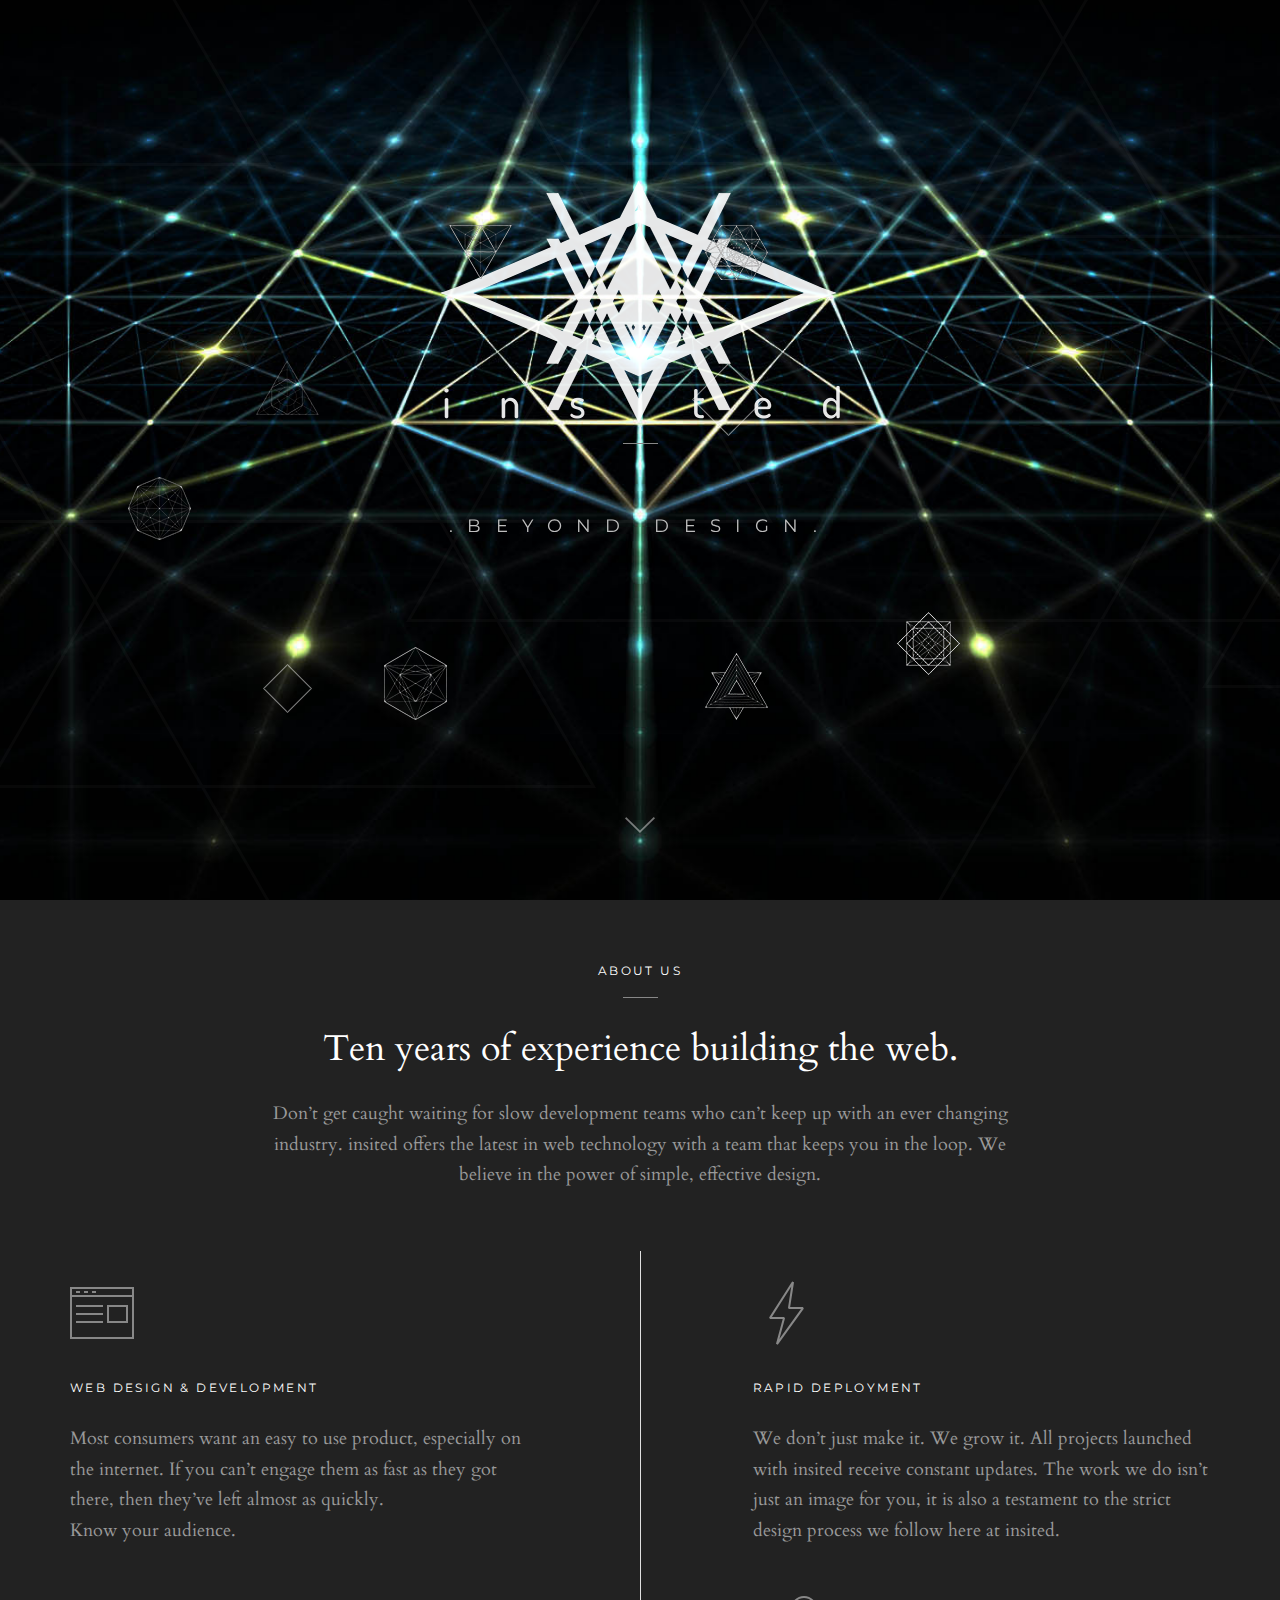
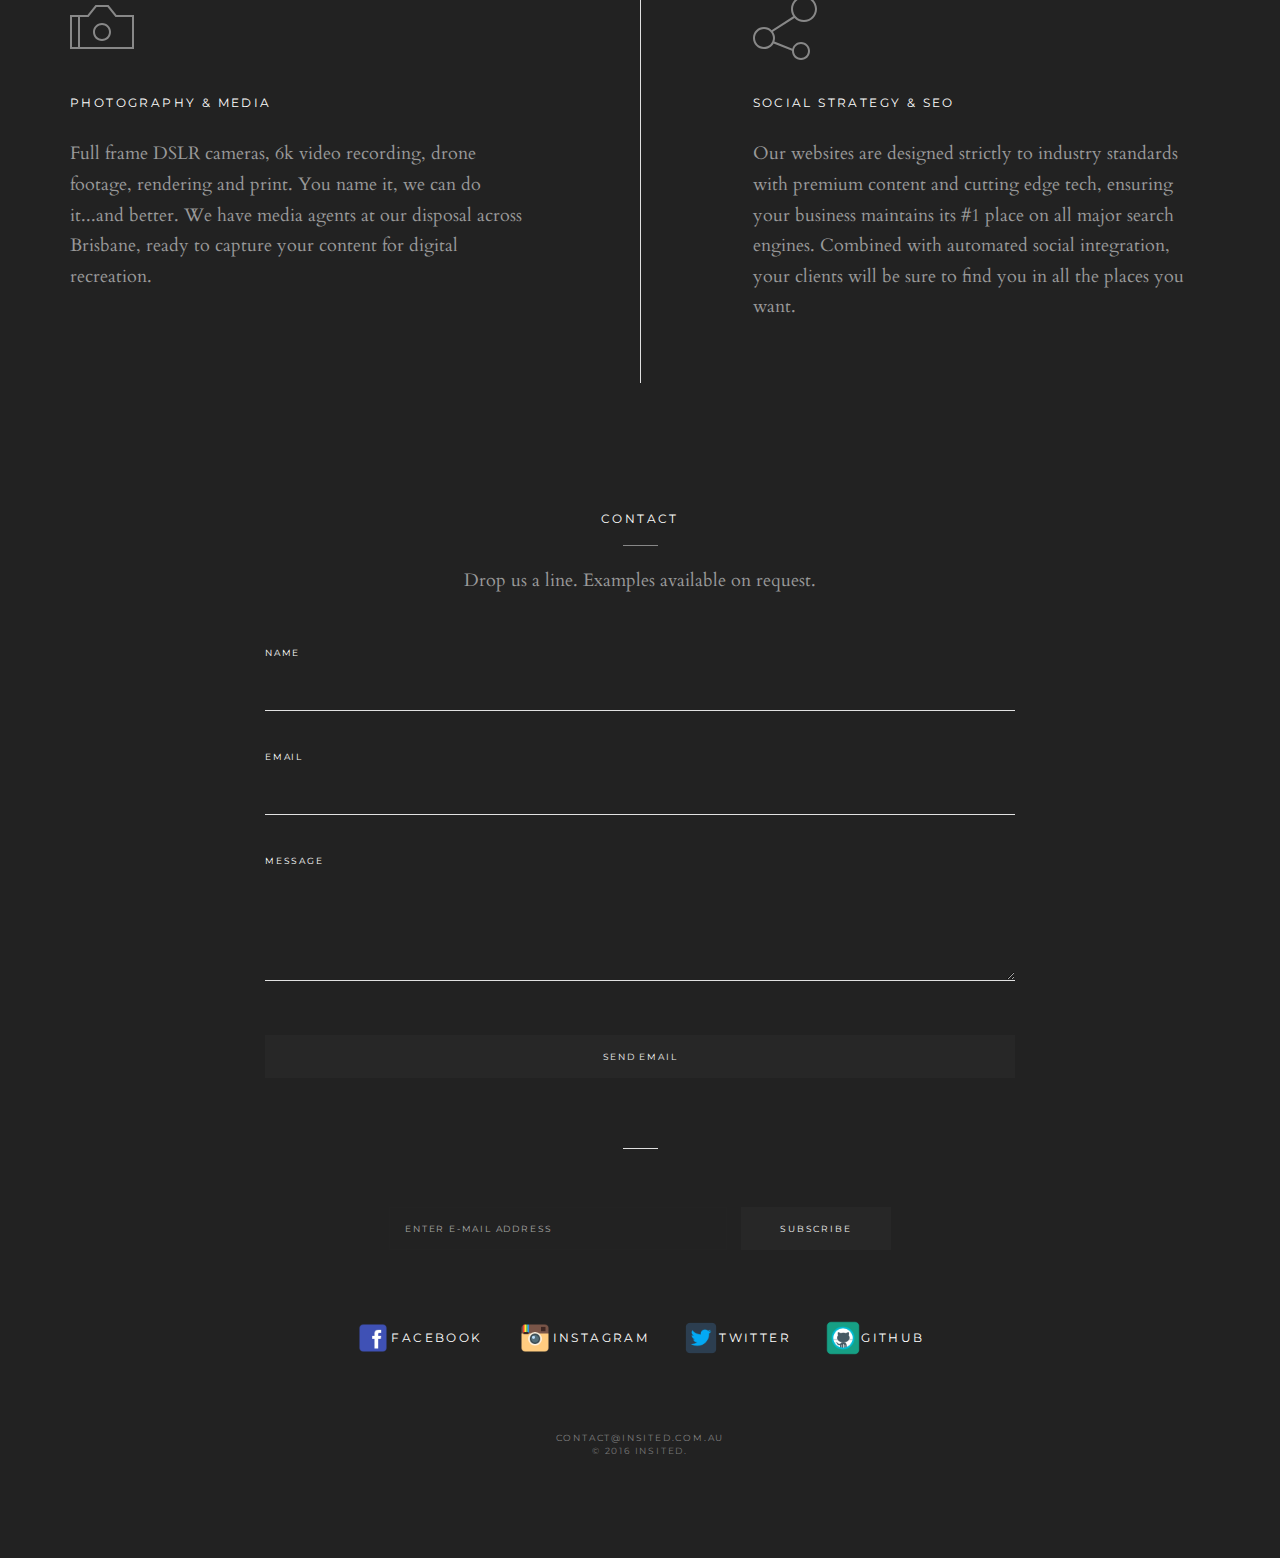
<file: index.html>
<!DOCTYPE html>
<!--[if IE 8 ]><html class="ie" xmlns="http://www.w3.org/1999/xhtml" xml:lang="en-US" lang="en-US"> <![endif]-->
<!--[if (gte IE 9)|!(IE)]><!--><html xmlns="http://www.w3.org/1999/xhtml" xml:lang="en-US" lang="en-US"><!--<![endif]-->
<head>
	<meta charset="utf-8">

	<title>insited.</title>

	<!-- Behavioral Meta Data -->
	<meta name="viewport" content="width=device-width, initial-scale=1, maximum-scale=1, user-scalable=no">

	<!-- Core Meta Data -->
	<meta name="author" content="insited">
	<meta name="description" content="hear.here">
	<meta name="keywords" content="template,coming soon,landing page,html5,css3,jquery">

	<!-- Favicon -->
	<link rel="shortcut icon" href="favicon.png" type="image/png">

	<!-- Apple Touch Icons -->
	<link rel="apple-touch-icon-precomposed" sizes="144x144" href="apple-touch-icon-144x144-precomposed.png">
	<link rel="apple-touch-icon-precomposed" sizes="114x114" href="apple-touch-icon-114x114-precomposed.png">
	<link rel="apple-touch-icon-precomposed" sizes="72x72" href="apple-touch-icon-72x72-precomposed.png">
	<link rel="apple-touch-icon-precomposed" sizes="57x57" href="apple-touch-icon-57x57-precomposed.png">

	<!--[if lt IE 9]>
		<script src="http://html5shim.googlecode.com/svn/trunk/html5.js"></script>
	<![endif]-->

	<!-- Fonts -->
	<link href='https://fonts.googleapis.com/css?family=Montserrat' rel='stylesheet' type='text/css'>
	<link href='https://fonts.googleapis.com/css?family=Cardo' rel='stylesheet' type='text/css'>

	<!-- Styles -->
	<link rel="stylesheet" type="text/css" href="css/loader.css"/>
	<link rel="stylesheet" type="text/css" href="css/framework.css"/>
	<link rel="stylesheet" type="text/css" href="css/style.css"/>

	<!-- Colors -->
	<link rel="stylesheet" type="text/css" href="css/colors/cyan.css" title="cyan" media="screen">
	<!-- <link rel="stylesheet" type="text/css" href="css/colors/red.css" title="red" media="screen"> -->
	<!-- <link rel="stylesheet" type="text/css" href="css/colors/green.css" title="green" media="screen"> -->
	<!-- <link rel="stylesheet" type="text/css" href="css/colors/pink.css" title="pink" media="screen"> -->
	<!-- <link rel="stylesheet" type="text/css" href="css/colors/yellow.css" title="yellow" media="screen"> -->

	<!--[if lt IE 9]>
		<link rel="stylesheet" type="text/css" href="css/ie.css" />
	<![endif]-->

	<!-- Javascript -->
	<script src="js/modernizr.js"></script>
	<script src="js/jquery.js"></script>
</head>
<body link=grey>
	<section id="hero" class="dark">
		<ul id="scene" class="scene"
			data-friction-x="0.1"
			data-friction-y="0.1"
			data-scalar-x="25"
			data-scalar-y="15"
			>
			<li class="layer" data-depth="0.00"></li>

			<!-- BG -->
			<li class="layer" data-depth="0.10" ><div class="background" data-0="transform: translate3d(0px, 0px, 0px);" data-top-bottom="transform: translate3d(0px, 300%, 0px);"></div></li>
			<li class="layer" data-depth="0.15"><div class="triangles"></div></li>
			
			<!-- Hero -->
			<li class="layer" data-depth="0.20"><div class="title" data-0="opacity: 1;" data-top-bottom="opacity: 0;"><img class="has-retina" src="images/logo-dark.png" alt="insited"><span class="line"></span></div></li>
			<li class="layer" data-depth="0.30">
				<div class="hero-content" data-0="opacity: 1;" data-top-bottom="opacity: 0;">
                    <h1><p class="sub-title"><br><br><br><br><br>.Beyond Design.</p></h1>
				</div>
			</li>

			<!-- Flakes -->
			<li class="layer" data-depth="0.40">
				<div class="depth-1 flake1" data-0="opacity: 1;" data-top-bottom="opacity: 0;"><img src="images/flakes-dark/depth1/flakes1.png" alt="flake"></div>
				<div class="depth-1 flake2" data-0="opacity: 1;" data-top-bottom="opacity: 0;"><img src="images/flakes-dark/depth1/flakes2.png" alt="flake"></div>
				<div class="depth-1 flake3" data-0="opacity: 1;" data-top-bottom="opacity: 0;"><img src="images/flakes-dark/depth1/flakes3.png" alt="flake"></div>
				<div class="depth-1 flake4" data-0="opacity: 1;" data-top-bottom="opacity: 0;"><img src="images/flakes-dark/depth1/flakes4.png" alt="flake"></div>
			</li>
			<li class="layer" data-depth="0.50">
				<div class="depth-2 flake1" data-0="opacity: 1;" data-top-bottom="opacity: 0;"><img src="images/flakes-dark/depth2/flakes1.png" alt="flake"></div>
			</li>
			<li class="layer" data-depth="0.60">
				<div class="depth-3 flake1" data-0="opacity: 1;" data-top-bottom="opacity: 0;"><img src="images/flakes-dark/depth3/flakes1.png" alt="flake"></div>
				<div class="depth-3 flake2" data-0="opacity: 1;" data-top-bottom="opacity: 0;"><img src="images/flakes-dark/depth3/flakes2.png" alt="flake"></div>
				<div class="depth-3 flake3" data-0="opacity: 1;" data-top-bottom="opacity: 0;"><img src="images/flakes-dark/depth3/flakes3.png" alt="flake"></div>
				<div class="depth-3 flake4" data-0="opacity: 1;" data-top-bottom="opacity: 0;"><img src="images/flakes-dark/depth3/flakes4.png" alt="flake"></div>
			</li>
			<li class="layer" data-depth="0.80"><div class="depth-4" data-0="opacity: 1;" data-top-bottom="opacity: 0;"><img src="images/flakes-dark/depth4/flakes.png" alt="flake"></div></li>
			<li class="layer" data-depth="1.00"><div class="depth-5" data-0="opacity: 1;" data-top-bottom="opacity: 0;"><img src="images/flakes-dark/depth5/flakes.png" alt="flake"></div></li>
		</ul>
		<a id="action" href="#intro"></a>
	</section>

	<section id="intro" class="container center padded">

		<!-- Intro -->
		<div class="row">
			<div class="col-xs-12 col-sm-10 col-sm-offset-1 col-md-8 col-md-offset-2">
				<h3>About Us</h3>
				<span class="line"></span>
				<h2>Ten years of experience building the web.</h2>
				<p>Don’t get caught waiting for slow development teams who can’t keep up with an ever changing industry. insited offers the latest in web technology with a team that keeps you in the loop. We believe in the power of simple, effective design.</p>
			</div>
		</div>

	</section>

	<section class="container padded-bottom center-mobile relative list">

		<!-- Blocks -->
		<div class="row">
			<div class="block col-xs-12 col-sm-5">
				<i class="icon icon-basic-webpage-img-txt"></i>
				<h3>Web design &amp; development</h3>
				<p>Most consumers want an easy to use product, especially on the internet. If you can’t engage them as fast as they got there, then they’ve left almost as quickly.<br>
                Know your audience.</p>
			</div>
			<div class="block col-xs-12 col-sm-5 col-sm-offset-2">
				<i class="icon icon-basic-bolt"></i>
				<h3>Rapid Deployment</h3>
				<p>We don’t just make it. We grow it. All projects launched with insited receive constant updates. The work we do isn’t just an image for you, it is also a testament to the strict design process we follow here at insited. </p>
			</div>
		</div>

		<span class="separator"></span>

		<!-- Blocks -->
		<div class="row">
			<div class="block col-xs-12 col-sm-5">
				<i class="icon icon-basic-photo"></i>
				<h3>Photography & Media</h3>
				<p>Full frame DSLR cameras, 6k video recording, drone footage, rendering and print. You name it, we can do it...and better. We have media agents at our disposal across Brisbane, ready to capture your content for digital recreation.</p>
			</div>
			<div class="col-xs-12 col-sm-5 col-sm-offset-2">	
				<i class="icon icon-basic-share"></i>
				<h3>Social Strategy & SEO</h3>
				<p>Our websites are designed strictly to industry standards with premium content and cutting edge tech, ensuring your business maintains its #1 place on all major search engines. Combined with automated social integration, your clients will be sure to find you in all the places you want. </p>
			</div>
		</div>
	</section>
	<section class="container padded center">

		<!-- Subscribe -->
		<div class="row">
			<div class="col-xs-12 col-sm-10 col-sm-offset-1 col-md-8 col-md-offset-2">
				<h3>contact</h3>
				<span class="line"></span>
				<p>Drop us a line. Examples available on request.</p>

				<form id="contact" name="contact" method="post" novalidate="novalidate">
				<fieldset>
					<label for="name">Name</label>
					<input type="text" name="name" id="name" />
					<label for="email">Email</label>
			        <input type="email" name="email" id="email" />
			        <label for="message">Message</label>
			        <textarea name="message" id="message"></textarea>
			        <input id="submit" type="submit" name="submit" value="Send Email">
				</fieldset>
			</form>

			<div id="success">
				<p>Your message was sent successfully! Someone will be in touch with you shortly.</p>
			</div>

			<div id="error">
				<p>Something went wrong, try refreshing and submitting the form again.</p>
			</div>
			</div>
		</div>

		<!-- Footer -->
		<div class="row padded">
			<div class="col-xs-12 col-sm-10 col-sm-offset-1 col-md-8 col-md-offset-2">
				<span class="line no-accent"></span>
				<form
					id="subscribe-form"
					action="" 
					method="get">
					<input type="email" name="EMAIL" onfocus="if(this.value == 'Enter E-mail Address') { this.value = ''; }" onblur="if(this.value == '') { this.value = 'Enter E-mail Address'; }" value="Enter E-mail Address" class="text">
					<input type="submit" value="Subscribe" name="subscribe" class="submit" id="subscribe">

					<div id="subscribe-result"></div>
				</form>
				<ul class="social-list padded">
					<li><img class="icon icons8-Facebook" src="[data-uri]" width="36" height="36"><a href="#">Facebook</a></li>
					<li><img class="icon icons8-Instagram-Old" src="[data-uri]" width="36" height="36"><a href="#">Instagram</a></li>
					<li><img class="icon icons8-Twitter" src="[data-uri]" width="36" height="36"><a href="#">Twitter</a></li>
					<li><img class="icon icons8-GitHub" src="[data-uri]" width="36" height="36"><a href="#">Github</a></li>
				</ul>
                <p class="copyright"><a href="mailto:contact@insited.com.au?Subject=New%20Website" target="_top">contact@insited.com.au</a><br>
                © 2016 insited. </p>
			</div>
		</div>
	</section>

	<!-- Begin Pageloader -->
	<div id="pageloader">
		<!-- Content -->
		<div class="pageloader-content">
			<h4>Loading...</h4>
			<span class="progress"></span>
		</div><!-- END Content -->
	</div><!-- END Pageloader -->

	<!-- Javascript -->
	<script src="js/loader.js"></script>
	<script src="js/parallax.js"></script>
	<script src="js/plugins.js"></script>
	<script src="js/main.js"></script>
</body>
</html>
</file>
<file: css/loader.css>
/* =Loader
-------------------------------------------------------------- */
@keyframes loader-anim {
    0% {
        left: -102px
    }

    100% {
        left: 102px
    }
}

@keyframes blink-text {
    0% {
        opacity: 1
    }

    20% {
        opacity: 0.5
    }

    40% {
        opacity: 0.2
    }

    60% {
        opacity: 0.7
    }

    80% {
        opacity: 0.1
    }

    90% {
        opacity: 0.4
    }
}
#pageloader {
    background-color:#fff;

    position:absolute;
    z-index:99999999999999;
    width:100%;
    height:100%;
    left:0;
    right:0;
    top:0;
    bottom:0;
}

.pageloader-fade {
    opacity:0 !important;
    
    -webkit-transition: all .75s ease;
    -moz-transition: all .75s ease;
    -o-transition: all .75s ease;
    -ms-transition: all .75s ease;
    transition: all .75s ease;
}

.pageloader-hide {
    display:none;
}

.pageloader-content {
    text-align: center;
    overflow: hidden;
    position: absolute;
    top: 50%;
    margin-top: -12px;
    left: 50%;
    margin-left: -50px;
    width: 100px;
    height: 24px;
}

.pageloader-content-hide {
    opacity:0 !important;
    
    -webkit-transition: all .25s ease;
    -moz-transition: all .25s ease;
    -o-transition: all .25s ease;
    -ms-transition: all .25s ease;
    transition: all .25s ease;
}

.pageloader-content h4 {
    color: #272727;
    -webkit-animation: blink-text 1s infinite;
       -moz-animation: blink-text 1s infinite;
        -ms-animation: blink-text 1s infinite;
         -o-animation: blink-text 1s infinite;
            animation: blink-text 1s infinite;
}

.progress {
    display: block;
    position: absolute;
    bottom: 1px;
    overflow: hidden;
    width: 100px;
    height: 1px;
    left: -102px;
    background-color: #00d9ec;
    -webkit-animation: loader-anim 1s 0s infinite cubic-bezier(0.785, 0.135, 0.15, 0.86);
    -moz-animation: loader-anim 1s 0s infinite cubic-bezier(0.785, 0.135, 0.15, 0.86);
    animation: loader-anim 1s 0s infinite cubic-bezier(0.785, 0.135, 0.15, 0.86)
}
</file>
<file: css/style.css>
/*
insited
Version: 1.2
Author: insited
Author URI: https://insited.com.au
*/


/* =Table of Contents
--------------------------------------------------------------
	=Common Styles
	=Typography
	=Content Styles
	=Hero
	=Portfolio
	=Contact
	=Subscribe
	-Footer
	=Flakes
	=Responsive Styles
 	=Animations
 	=404

 	=Since 1.01
*/


/* =Common Styles
-------------------------------------------------------------- */
body {
	background: #222;
	color: #999;
	font: normal 16px "Cardo", georgia, serif;
	font-weight: 400;
	-webkit-font-smoothing: antialiased;
	-webkit-text-size-adjust: 100%;
}

section { overflow: hidden; }
::-moz-selection { background: #fff; color: #fff; }
	 ::selection { background: #fff; color: #fff; }


/* =Typography
-------------------------------------------------------------- */
h1, h2, h3, h4, h5, h6, p { margin: 0; }

h1 {
	color: #fff;
	font-family: "Montserrat", arial, sans-serif;
	font-weight: 400;
	text-transform: uppercase;
	letter-spacing: 0.2em;
	line-height: 1em;
}

h2 {
	font-size: 24px;
	color: #fff;
	font-family: "Cardo", georgia, serif;
	font-weight: 400;
	text-transform: none;
	line-height: 1.7em;
}

h3, h4 {
	color: #fff;
	font-family: "Montserrat", arial, sans-serif;
	font-weight: 400;
	text-transform: uppercase;
	letter-spacing: 0.2em;
	line-height: 1em;
}

h3 {
	font-size: 12px;	
}

h4 {
	color: #777777;
	font-size: 9px;
}

p {
	font-size: 16px;
	line-height: 1.7em;
}

.dark h1, .dark h2, .dark h3, .dark h4 { color: #fff; } 
.dark p { color: #bebebe; }


/* Landscape Phone */
@media all and (min-width: 400px) {}

/* Tablet Portrait */
@media all and (min-width: 700px) {
	h1 { font-size: 72px; }
	h2 { font-size: 30px; }
	p { font-size: 18px; }
}

/* Web */
@media all and (min-width: 900px) {}

/* Web HD */
@media all and (min-width: 1200px) {
	h2 { font-size: 36px; }
}



/* =Content Styles
-------------------------------------------------------------- */
.relative { position: relative; }
.center-mobile { text-align: center; }
.center { text-align: center; }

h2 { padding: 20px 0 0;}
h3 { padding: 15px 0 10px; }
h4 { padding-bottom: 15px; }
p { margin: 10px 0; }

.padded {
	padding-top: 30px;
	padding-bottom: 30px;
}

.padded-top { padding-top: 30px; }
.padded-bottom { padding-bottom: 30px; }

.block { margin-bottom: 20px; }

.full {
	display: block;
	position: relative;
	width: 100%;
	background-position: center;
	background-size: cover;
}

.line {
	display: block;
	margin: 0 auto;
	width: 35px;
	height: 1px;
	margin-top: 10px;
}

.line.no-accent {
	margin-top: 15px;
	margin-bottom: 15px;
	background: #e0e0e0;
}

.separator {
	position: absolute;
	display: none;
	width: 1px;
	height: 100%;
	background: #e0e0e0;
	top: 0;
	left: 50%;
}

.icon {
	font-size: 64px;
	line-height: 64px;
}

/* Landscape Phone */
@media all and (min-width: 400px) {}

/* Tablet Portrait */
@media all and (min-width: 767px) {
	.center-mobile { text-align: left; }
	.separator { display: block; }
	.list { padding-top: 30px; margin-bottom: 45px;}
	.line.no-accent { margin-top: 20px; }
}

/* Web */
@media all and (min-width: 900px) {}

/* Web HD */
@media all and (min-width: 1200px) {
	h3 { padding: 25px 0 10px; }
	h4 { padding-bottom: 25px; }
	p { margin: 20px 0; }

	.padded {
		padding-top: 40px;
		padding-bottom: 40px;
	}

	.padded-top { padding-top: 40px; }
	.padded-bottom { padding-bottom: 40px; }

	.block { margin-bottom: 30px; }
	.list { padding-top: 30px; margin-bottom: 65px;}

	.line.no-accent { margin-top: 30px; }
}


/* =Hero
-------------------------------------------------------------- */
#hero {
	background: #f2f2f2;
	text-align: center;		
	overflow: hidden;
	display: block;
	width: 100%;
}

.scene,
.layer {
	display: block;
	height: 100%;
	width: 100%;
	padding: 0;
	margin: 0;
}

.scene {
	position: relative;
	overflow: hidden;
}

.layer { position: absolute; }

.layer div {
	-webkit-transform: translate3d(0,0,0);
	   -moz-transform: translate3d(0,0,0);
			transform: translate3d(0,0,0);
	-webkit-transform-style: preserve-3d;
	   -moz-transform-style: preserve-3d;
		 	transform-style: preserve-3d;
	-webkit-backface-visibility: hidden;
	   -moz-backface-visibility: hidden;
		 	backface-visibility: hidden;
}

/* Call to Action */
#action {
	width: 60px;
	margin-left: -30px;
	height: 60px;
	background: url(../images/arrow@2x.png) no-repeat center bottom;
	background-size: 30px 30px;
	display: block;
	position: absolute;
	bottom: 50px;
	left: 50%;
	opacity: .5;

	-webkit-transition: all 0.3s ease-in-out;
	   -moz-transition: all 0.3s ease-in-out;
	   	-ms-transition: all 0.3s ease-in-out;
	   	 -o-transition: all 0.3s ease-in-out;
			transition: all 0.3s ease-in-out;
	
	/* Animation */
	-webkit-animation-name: bounce;
 	      	animation-name: bounce;
  -webkit-transform-origin: center bottom;
  		  transform-origin: center bottom;

	-webkit-animation: bounce 1.5s infinite; 
	   -moz-animation: bounce 1.5s infinite; 
		-ms-animation: bounce 1.5s infinite;
		 -o-animation: bounce 1.5s infinite;
			animation: bounce 1.5s infinite;

}

#hero.dark #action {
	background: url(../images/arrow@2x-dark.png) no-repeat center bottom;
	background-size: 30px 30px;
}

#action:hover { opacity: 1; }


/* Background */
.background {
	background: url(../images/background.jpg) no-repeat 50% 100%;
	bottom: -20px;
	background-size: cover;
	position: absolute;
	width: 110%;
	left: -5%;
	top: -5%;
}

#hero.dark .background {
	background: url(../images/background-dark.jpg) no-repeat top center;
	background-size: cover;
}

.triangles {
	background: url(../images/triangles.png) no-repeat 50% 100%;
	bottom: -20px;
	background-size: cover;
	position: absolute;
	width: 110%;
	left: -5%;
	top: -5%;
}

#hero.dark .triangles {
	background: url(../images/triangles-dark.png) no-repeat 50% 100%;
}

.sphere img{
	-webkit-transform: scale(0.7);
	   -moz-transform: scale(0.7);
		-ms-transform: scale(0.7,0.7);
			transform: scale(0.7);
}

/* Content */
.title {
	display: block;
	position: absolute;
	width: 100%;
	top: 10%;
}

.title .line { margin-top: 20px; }

.hero-content {
	display: block;
	margin: 0 auto;
	max-width: 90%;
}

/* Landscape Phone */
@media all and (min-width: 400px) {
	.sphere img{
		-webkit-transform: scale(0.6);
		   -moz-transform: scale(0.6);
			-ms-transform: scale(0.6,0.6);
				transform: scale(0.6);
	}
	.line { margin-top: 10px; }	
	#action { bottom: 20px; }
}

/* Tablet Portrait */
@media all and (min-width: 700px) {
	.sphere img{
		-webkit-transform: scale(1);
		   -moz-transform: scale(1);
			-ms-transform: scale(1,1);
				transform: scale(1);
	}
	.title { top: 20%; }
	.line { margin-top: 10px; }
	#action { bottom: 60px; }
}
/* Web */
@media all and (min-width: 900px) {}

/* Web HD */
@media all and (min-width: 1200px) {}


/* =Portfolio
-------------------------------------------------------------- */
.folio-list {
	display: block;
	background: #fff;
}

.folio-list:before,
.folio-list:after {
    content: " "; /* 1 */
    display: table; /* 2 */
}

.folio-list:after {
    clear: both;
}

.folio-list li {
	display: block;
	float: left;
	width: 100%;
}

.folio-list a {
	display: block;
	position: relative;
	-webkit-transition: all 0.3s ease-in-out;
	   -moz-transition: all 0.3s ease-in-out;
	   	-ms-transition: all 0.3s ease-in-out;
	   	 -o-transition: all 0.3s ease-in-out;
			transition: all 0.3s ease-in-out;
}

.folio-list a:hover {
	opacity: .7;
}

.dropshadow {
	-webkit-box-shadow: 0px 0px 40px 40px rgba(71, 71, 71, 0.33);
	   -moz-box-shadow: 0px 0px 40px 40px rgba(71, 71, 71, 0.33);
			box-shadow: 0px 0px 40px 40px rgba(71, 71, 71, 0.33);
}

.large-accent {
	margin-top: 60px;
	display: block;
	font-size: 72px;
	font-family: "Cardo", georgia, serif;
	font-weight: 400;
	text-transform: none;
	line-height: 20px;
}


/* Landscape Phone */
@media all and (min-width: 400px) {}

/* Tablet Portrait */
@media all and (min-width: 700px) {
	.folio-list li {
		display: block;
		float: left;
		width: 33.3333333%;
	}
}

/* Web */
@media all and (min-width: 900px) {}

/* Web HD */
@media all and (min-width: 1200px) {}

/* =Contact
-------------------------------------------------------------- */
fieldset {
	padding: 0;
	margin: 0;
	border: none;
}

fieldset input, fieldset textarea {
	border: none;
	outline: none;

	padding: 0px 0px 15px 0px;
	margin-bottom: 40px;

	width: 100%;
	background: transparent;
	border-bottom: 1px solid #e2e2e2;
	border-radius: 0px;

	font-family: 'Cardo', serif;
	font-size: 16px;
	color: #bfbfbf;
	line-height: 22px;

	-webkit-font-smoothing: antialiased;
	-webkit-transition: all 0.3s ease-in-out;
	   -moz-transition: all 0.3s ease-in-out;
	   	-ms-transition: all 0.3s ease-in-out;
	   	 -o-transition: all 0.3s ease-in-out;
			transition: all 0.3s ease-in-out;
}

fieldset textarea {
	min-height: 100px;
}

fieldset input:focus, fieldset textarea:focus {
	color: #999;
	border-bottom: 1px solid #fff;
}

fieldset label {
	display: block;
	text-align: left;
	color: #fff;
	font-family: 'Montserrat', sans-serif;
	font-size: 9px;
	text-transform: uppercase;
	letter-spacing: 0.2em;
	padding-bottom: 15px;
}

#submit {
	/* Reset */
	outline: 0;
	padding: 0;
	margin: 0;
	border-radius: 0px;
	-webkit-appearance: none;
	-webkit-font-smoothing: antialiased;

	/* Style */
	display: inline-block;	
	color: #f2f2f2;
	font-family: 'Montserrat', sans-serif;
	font-size: 9px;
	text-transform: uppercase;
	line-height: 9px;
	letter-spacing: 0.2em;
	margin-left: 0px;
	padding: 15px 0px;
	width: 100%;
	margin-top: 8px;
	background: #272727;
	border: 2px solid #272727;
	-webkit-transition: all 0.3s ease-in-out;
	   -moz-transition: all 0.3s ease-in-out;
	   	-ms-transition: all 0.3s ease-in-out;
	   	 -o-transition: all 0.3s ease-in-out;
			transition: all 0.3s ease-in-out;
}

#submit:hover {
	background: #000;
	border: 2px solid #000;
}

#success, #error {
	display: none;
	padding-top: 20px;
}

#success p { 
	color: #00b426;
	font-style: italic;
	padding: 0;
}

#error p {
	color: #e72e62;
	font-style: italic;
	padding: 0;
	margin: 0;
}


label.error {
	color: #e72e62;
	font-size: 9px;
	text-transform: uppercase;
	margin-bottom: 20px;	
}


/* =Subscribe
-------------------------------------------------------------- */
form { display: block; margin-top: 30px; }

form .text {
	text-align: center;
	display: inline-block;
	border: none;
	outline: none;
	margin: 0;
	padding: 0;
	width: 100%;
	padding: 15px 0px 15px 15px;	
	background: transparent;
	border: 1px solid rgba(39,39,39,.2);
	border-radius: 0px;
	color: rgba(255,255,255,.6);
	font-family: 'Montserrat', sans-serif;
	font-size: 9px;
	text-transform: uppercase;
	line-height: 9px;
	letter-spacing: 0.2em;
	-webkit-font-smoothing: antialiased;
	-webkit-transition: all 0.4s linear;
	   -moz-transition: all 0.4s linear;
			transition: all 0.4s linear;
}

form .text:focus {
	color: #fff;
	border: 1px solid #999;
}

form .submit {
	/* Reset */
	outline: 0;
	padding: 0;
	margin: 0;
	border-radius: 0px;
	-webkit-appearance: none;
	-webkit-font-smoothing: antialiased;

	/* Style */
	display: inline-block;	
	color: #f2f2f2;
	font-family: 'Montserrat', sans-serif;
	font-size: 9px;
	text-transform: uppercase;
	line-height: 9px;
	letter-spacing: 0.2em;
	margin-left: 0px;
	padding: 15px 0px;
	width: 100%;
	margin-top: 8px;
	background: #272727;
	border: 2px solid #272727;
	-webkit-transition: all 0.3s ease-in-out;
	   -moz-transition: all 0.3s ease-in-out;
	   	-ms-transition: all 0.3s ease-in-out;
	   	 -o-transition: all 0.3s ease-in-out;
			transition: all 0.3s ease-in-out;
}

form .submit:hover {
	background: #000;
	border: 2px solid #000;
}

#subscribe-result {
	margin-top: 10px;
}

.notification-error {
	font-size: 12px;
	color: red;
}

.notification-success {
	font-size: 12px;
	color: #00cd86;
}


/* Landscape Phone */
@media all and (min-width: 400px) {}

/* Tablet Portrait */
@media all and (min-width: 700px) {
	form .text {
		text-align: left;
		width: 55%;
	}

	form .submit {
		margin-left: 10px;
		width: 20%;
	}
}

/* Web */
@media all and (min-width: 900px) {
	form { margin-top: 50px; }

	#subscribe-result {
		margin-top: 15px;
	}

	form .text {
		width: 45%;
	}

	form .submit {
		line-height: 9px;
	}
}

/* Web HD */
@media all and (min-width: 1200px) {}



/* =Footer
-------------------------------------------------------------- */
.social-list {
	display: block;
	width: 100%;
	text-align: center;
}

.social-list li {
	position: relative;
	margin: 15px 0; 
	display: inline-block;
	width: 100%;
}

.social-list a {
	font-size: 9px;
	color: #fff;
	font-family: "Montserrat", arial, sans-serif;
	font-weight: 400;
	text-transform: uppercase;
	letter-spacing: 0.2em;
	line-height: 1em;
}

.social-list a::after {
	position: absolute;
	top: 100%;
	margin-top: 10px;
	left: 0;
	width: 100%;
	height: 2px;
	background: #e0e0e0;
	content: '';
	opacity: 0;
	-webkit-transition: opacity 0.3s, -webkit-transform 0.3s;
	-moz-transition: opacity 0.3s, -moz-transform 0.3s;
	transition: opacity 0.3s, transform 0.3s;
	-webkit-transform: translateY(10px);
	-moz-transform: translateY(10px);
	transform: translateY(10px);
}

.social-list a:hover::after, .social-list a:focus::after {
	opacity: 1;
	-webkit-transform: translateY(0px);
	-moz-transform: translateY(0px);
	transform: translateY(0px);
}

.copyright {
	font-size: 9px;
	color: #777777;
	font-family: "Montserrat", arial, sans-serif;
	font-weight: 400;
	text-transform: uppercase;
	letter-spacing: 0.2em;
	line-height: 1.5em;
}


/* Landscape Phone */
@media all and (min-width: 400px) {}

/* Tablet Portrait */
@media all and (min-width: 700px) {
	.social-list li {width: auto; margin: 15px;}
	.social-list a { font-size: 12px;}
}

/* Web */
@media all and (min-width: 900px) {}

/* Web HD */
@media all and (min-width: 1200px) {}


/* =Flakes
-------------------------------------------------------------- */
/* Flakes Sizing */
.depth-5 img, .depth-4 img, .depth-3 img, .depth-2 img, .depth-1 img {
	-webkit-transform: scale(0.6);
	   -moz-transform: scale(0.6);
		-ms-transform: scale(0.6,0.6);
			transform: scale(0.6);
}

/* Flakes Positioning */
.depth-5 {
	position: absolute;
	right: -100%;
	top: -24%;
}

.depth-4 {
	position: absolute;
	left: -10%;
	top: 37%;
 }

.depth-3.flake1 {
	display: none;
}

.depth-3.flake2 {
	position: absolute;
	right: 16%;
	bottom: 20%;
}

.depth-3.flake3 {
	position: absolute;
	left: 10%;
	bottom: 16%;
}

.depth-3.flake4 {
	display: none;
}

.depth-2.flake1 { 
	display: none;
}

.depth-2.flake2 {
	display: none;
}

.depth-1.flake1 {
	display: none;
}

.depth-1.flake2 { 
	position: absolute;
	right: 40%;
	top: 50%;
}

.depth-1.flake3 { 
	display: none;
}

.depth-1.flake4 { 
	position: absolute;
	right: 0;
	top: 0;
}

/* Landscape Phone */
@media all and (min-width: 400px) {
	.depth-5 {
		position: absolute;
		right: -50%;
		top: -80%;
	}

	.depth-4 {
		left: -4%;
		top: 20%;
	 }

	.depth-3.flake1 {
		display: none;
	}

	.depth-3.flake2 {
		position: absolute;
		right: 16%;
		bottom: 20%;
	}

	.depth-3.flake3 {
		position: absolute;
		left: 10%;
		bottom: 16%;
	}

	.depth-3.flake4 {
		display: none;
	}

	.depth-2.flake1 { 
		display: none;
	}

	.depth-2.flake2 {
		display: none;
	}

	.depth-1.flake1 {
		display: none;
	}

	.depth-1.flake2 { 
		position: absolute;
		right: 40%;
		top: 40%;
	}

	.depth-1.flake3 { 
		display: none;
	}

	.depth-1.flake4 { 
		position: absolute;
		right: 0;
		top: 0;
	}
}

/* Tablet Portrait */
@media all and (min-width: 700px) {
	.depth-5 img, .depth-4 img, .depth-3 img, .depth-2 img, .depth-1 img {
		-webkit-transform: scale(0.8);
		   -moz-transform: scale(0.8);
			-ms-transform: scale(0.8,0.8);
				transform: scale(0.8);
	}

	.depth-5 {
		right: -25%;
		top: 3%;
	}

	.depth-4 {
		left: -3%;
		top: 15%;
	 }

	.depth-3.flake1 {
		display: none;
	}

	.depth-3.flake2 {
		right: 25%;
		bottom: 25%;
	}

	.depth-3.flake3 {
		left: 20%;
		bottom: 20%;
	}

	.depth-3.flake4 {
		display: block;
		position: absolute;
		left: 10%;
		bottom: 40%;
	}

	.depth-2.flake1 {
		display: none;
	}

	.depth-2.flake2 {
		display: none;
	}

	.depth-1.flake1 {
		display: none;
	}

	.depth-1.flake2 { 
		display: block;
		left: 15%;
		top: 25%;
	}

	.depth-1.flake3 { 
		display: none;
	}

	.depth-1.flake4 { 
		display: none;
	}
}

/* Web */
@media all and (min-width: 900px) {
	.depth-5 {
		right: -25%;
		top: 3%;
	}

	.depth-4 {
		left: -3%;
		top: 15%;
	 }

	.depth-3.flake1 {
		display: none;
	}

	.depth-3.flake2 {
		right: 25%;
		bottom: 25%;
	}

	.depth-3.flake3 {
		left: 20%;
		bottom: 20%;
	}

	.depth-3.flake4 {
		display: block;
		position: absolute;
		left: 10%;
		bottom: 40%;
	}

	.depth-2.flake1 {
		display: none;
	}

	.depth-2.flake2 {
		display: none;
	}

	.depth-1.flake1 {
		display: none;
	}

	.depth-1.flake2 { 
		display: block;
		left: 15%;
		top: 25%;
	}

	.depth-1.flake3 { 
		display: none;
	}

	.depth-1.flake4 { 
		display: none;
	}
}

/* Web HD */
@media all and (min-width: 1200px) {
	.depth-5 img, .depth-4 img, .depth-3 img, .depth-2 img, .depth-1 img {
		-webkit-transform: scale(1);
		   -moz-transform: scale(1);
			-ms-transform: scale(1,1);
			transform: scale(1);
	}

	.depth-5 {
		right: 0;
		top: 10%;
		-webkit-animation: wave 9s 0.1s infinite linear;
		-moz-animation: wave 9s 0.1s infinite linear;
		animation: wave 9s 0.1s infinite linear;
	}

	.depth-4 {
		left: -3%;
		top: 15%;
		-webkit-animation: wave 7s 0.1s infinite linear;
		-moz-animation: wave 7s 0.1s infinite linear;
		animation: wave 7s 0.1s infinite linear;
	 }


	.depth-3 {
		-webkit-animation: wave 6s 0.1s infinite linear;
		-moz-animation: wave 6s 0.1s infinite linear;
		animation: wave 6s 0.1s infinite linear;
	}

	.depth-3.flake1 {
		display: block;
		position: absolute;
		left: 20%;
		top: 40%;
	}

	.depth-3.flake2 {
		right: 25%;
		bottom: 25%;
	}

	.depth-3.flake3 {
		left: 20%;
		bottom: 20%;
	}

	.depth-3.flake4 {
		display: block;
		position: absolute;
		left: 10%;
		bottom: 40%;
	}

	.depth-2 {
		-webkit-animation: wave 5s 0.1s infinite linear;
		-moz-animation: wave 5s 0.1s infinite linear;
		animation: wave 5s 0.1s infinite linear;
	}

	.depth-2.flake1 { 
		display: block;
		position: absolute;
		right: 40%;
		top: 40%;
	}

	.depth-2.flake2 { 
		display: none;
	}

	.depth-1 {
		-webkit-animation: wave 4s 0.1s infinite linear;
		-moz-animation: wave 4s 0.1s infinite linear;
		animation: wave 4s 0.1s infinite linear;
	}

	.depth-1.flake1 {
		display: block;
		position: absolute;
		left: 30%;
		bottom: 20%;
	}

	.depth-1.flake2 { 
		display: block;
		left: 15%;
		top: 25%;
	}

	.depth-1.flake3 { 
		display: block;
		position: absolute;
		bottom: 20%;
		right: 40%;
	}

	.depth-1.flake4 { 
		display: block;
		right: 40%;
		top: 25%;
	}
}

@media all and (min-width: 1400px) {
	.depth-5 {
		right: -10%;
		top: -5%;
	}

	.depth-4 {
		left: -3%;
		top: 15%;
	 }

	.depth-3.flake1 {
		display: block;
		position: absolute;
		left: 20%;
		top: 40%;
	}

	.depth-3.flake2 {
		right: 25%;
		bottom: 25%;
	}

	.depth-3.flake3 {
		left: 40%;
		bottom: 20%;
	}

	.depth-3.flake4 {
		display: block;
		position: absolute;
		left: 10%;
		bottom: 40%;
	}

	.depth-2.flake1 { 
		display: block;
		position: absolute;
		right: 40%;
		top: 40%;
	}

	.depth-2.flake2 { 
		display: none;
	}

	.depth-1.flake1 {
		display: block;
		position: absolute;
		left: 30%;
		bottom: 30%;
	}

	.depth-1.flake2 { 
		display: block;
		left: 15%;
		top: 25%;
	}

	.depth-1.flake3 { 
		display: block;
		position: absolute;
		bottom: 20%;
		right: 40%;
	}

	.depth-1.flake4 { 
		display: block;
		right: 40%;
		top: 25%;
	}
}


@media all and (min-width: 1920px) {
	.depth-5 {
		right: -10%;
		top: 5%;
	}

	.depth-4 {
		left: 3%;
		top: 15%;
	 }

	.depth-3.flake1 {
		display: block;
		position: absolute;
		left: 20%;
		top: 40%;
	}

	.depth-3.flake2 {
		right: 25%;
		bottom: 25%;
	}

	.depth-3.flake3 {
		left: 40%;
		bottom: 20%;
	}

	.depth-3.flake4 {
		display: block;
		position: absolute;
		left: 10%;
		bottom: 40%;
	}

	.depth-2.flake1 { 
		display: block;
		position: absolute;
		right: 40%;
		top: 40%;
	}

	.depth-2.flake2 { 
		display: none;
	}

	.depth-1.flake1 {
		display: block;
		position: absolute;
		left: 30%;
		bottom: 30%;
	}

	.depth-1.flake2 { 
		display: block;
		left: 20%;
		top: 30%;
	}

	.depth-1.flake3 { 
		display: block;
		position: absolute;
		bottom: 30%;
		right: 40%;
	}

	.depth-1.flake4 { 
		display: block;
		right: 40%;
		top: 25%;
	}
}


/* =Responsive Styles
-------------------------------------------------------------- */
/* Landscape Phone */
@media all and (min-width: 400px) {}

/* Tablet Portrait */
@media all and (min-width: 700px) {}

/* Web */
@media all and (min-width: 900px) {}

/* Web HD */
@media all and (min-width: 1200px) {}



/* =Animations
-------------------------------------------------------------- */
@-webkit-keyframes bounce {
  from, 20%, 53%, 80%, to {
    -webkit-animation-timing-function: cubic-bezier(0.215, 0.610, 0.355, 1.000);
    animation-timing-function: cubic-bezier(0.215, 0.610, 0.355, 1.000);
    -webkit-transform: translate3d(0,0,0);
    transform: translate3d(0,0,0);
  }

  40%, 43% {
    -webkit-animation-timing-function: cubic-bezier(0.755, 0.050, 0.855, 0.060);
    animation-timing-function: cubic-bezier(0.755, 0.050, 0.855, 0.060);
    -webkit-transform: translate3d(0, -30px, 0);
    transform: translate3d(0, -30px, 0);
  }

  70% {
    -webkit-animation-timing-function: cubic-bezier(0.755, 0.050, 0.855, 0.060);
    animation-timing-function: cubic-bezier(0.755, 0.050, 0.855, 0.060);
    -webkit-transform: translate3d(0, -15px, 0);
    transform: translate3d(0, -15px, 0);
  }

  90% {
    -webkit-transform: translate3d(0,-4px,0);
    transform: translate3d(0,-4px,0);
  }
}

@keyframes bounce {
  from, 20%, 53%, 80%, to {
    -webkit-animation-timing-function: cubic-bezier(0.215, 0.610, 0.355, 1.000);
    animation-timing-function: cubic-bezier(0.215, 0.610, 0.355, 1.000);
    -webkit-transform: translate3d(0,0,0);
    transform: translate3d(0,0,0);
  }

  40%, 43% {
    -webkit-animation-timing-function: cubic-bezier(0.755, 0.050, 0.855, 0.060);
    animation-timing-function: cubic-bezier(0.755, 0.050, 0.855, 0.060);
    -webkit-transform: translate3d(0, -30px, 0);
    transform: translate3d(0, -30px, 0);
  }

  70% {
    -webkit-animation-timing-function: cubic-bezier(0.755, 0.050, 0.855, 0.060);
    animation-timing-function: cubic-bezier(0.755, 0.050, 0.855, 0.060);
    -webkit-transform: translate3d(0, -15px, 0);
    transform: translate3d(0, -15px, 0);
  }

  90% {
    -webkit-transform: translate3d(0,-4px,0);
    transform: translate3d(0,-4px,0);
  }
}

@-webkit-keyframes wave {
  0% {
    -webkit-transform: rotateZ(0deg) translate3d(0,10%,0) rotateZ(0deg);
    -moz-transform: rotateZ(0deg) translate3d(0,10%,0) rotateZ(0deg);
    transform: rotateZ(0deg) translate3d(0,10%,0) rotateZ(0deg);
  }

  100% {
    -webkit-transform: rotateZ(360deg) translate3d(0,10%,0) rotateZ(-360deg);
    -moz-transform: rotateZ(360deg) translate3d(0,10%,0) rotateZ(-360deg);
    transform: rotateZ(360deg) translate3d(0,10%,0) rotateZ(-360deg);
  }
}

@-moz-keyframes wave {
  0% {
    -webkit-transform: rotateZ(0deg) translate3d(0,10%,0) rotateZ(0deg);
    -moz-transform: rotateZ(0deg) translate3d(0,10%,0) rotateZ(0deg);
    transform: rotateZ(0deg) translate3d(0,10%,0) rotateZ(0deg);
  }

  100% {
    -webkit-transform: rotateZ(360deg) translate3d(0,10%,0) rotateZ(-360deg);
    -moz-transform: rotateZ(360deg) translate3d(0,10%,0) rotateZ(-360deg);
    transform: rotateZ(360deg) translate3d(0,10%,0) rotateZ(-360deg);
  }
}

@-ms-keyframes wave {
  0% {
    -webkit-transform: rotateZ(0deg) translate3d(0,10%,0) rotateZ(0deg);
    -moz-transform: rotateZ(0deg) translate3d(0,10%,0) rotateZ(0deg);
    transform: rotateZ(0deg) translate3d(0,10%,0) rotateZ(0deg);
  }

  100% {
    -webkit-transform: rotateZ(360deg) translate3d(0,10%,0) rotateZ(-360deg);
    -moz-transform: rotateZ(360deg) translate3d(0,10%,0) rotateZ(-360deg);
    transform: rotateZ(360deg) translate3d(0,10%,0) rotateZ(-360deg);
  }
}

@keyframes wave {
  0% {
    -webkit-transform: rotateZ(0deg) translate3d(0,10%,0) rotateZ(0deg);
    -moz-transform: rotateZ(0deg) translate3d(0,10%,0) rotateZ(0deg);
    transform: rotateZ(0deg) translate3d(0,10%,0) rotateZ(0deg);
  }

  100% {
    -webkit-transform: rotateZ(360deg) translate3d(0,10%,0) rotateZ(-360deg);
    -moz-transform: rotateZ(360deg) translate3d(0,10%,0) rotateZ(-360deg);
    transform: rotateZ(360deg) translate3d(0,10%,0) rotateZ(-360deg);
  }
}

/* =404
-------------------------------------------------------------- */

.snap {
	display: block;
	position: absolute;
	top: 0;
	left: 0;
	width: 100%;
	height: 100%;
	background: url(../images/404-background.jpg) no-repeat center;
	background-size: cover;
	text-align: center;
}

.snap .line { margin-bottom: 70px; }

.button {
	display: inline-block;
	margin-top: 80px;
	font-family: "Montserrat", arial, sans-serif;
	font-weight: 400;
	font-style: normal;
	text-transform: uppercase;
	text-decoration: none;
	font-size: 12px;
	line-height: 12px;
	letter-spacing: 0.2em;
	color: #272727;
	border: 1px solid rgba(39,39,39,.4);
	padding: 15px 35px;
    -webkit-box-sizing: content-box;
       -moz-box-sizing: content-box;
            box-sizing: content-box;
    -webkit-transition: all 0.3s ease-in-out;
	   -moz-transition: all 0.3s ease-in-out;
	   	-ms-transition: all 0.3s ease-in-out;
	   	 -o-transition: all 0.3s ease-in-out;
			transition: all 0.3s ease-in-out;
}

.button:hover {
	background: #272727;
	color: #fff;
	border: 1px solid #272727;
}

/* =Since 1.01
-------------------------------------------------------------- */
.mfp-title {
	padding-left: 10px;
	padding-top: 10px;
	color: #fff;
	font-family: "Montserrat", arial, sans-serif;
	font-weight: 400;
	text-transform: uppercase;
	letter-spacing: 0.2em;
	line-height: 1em;
	font-size: 9px;
}
</file>
<file: css/colors/cyan.css>
.line {
	background: #888;
}

.icon {
	color: #888;
}

.large-accent {
	color: #888;
}
</file>
<file: css/colors/red.css>
.line {
	background: #fd4326;
}

.icon {
	color: #fd4326;
}

.large-accent {
	color: #fd4326;
}
</file>
<file: css/colors/green.css>
.line {
	background: #26fd95;
}

.icon {
	color: #26fd95;
}

.large-accent {
	color: #26fd95;
}
</file>
<file: css/colors/pink.css>
.line {
	background: #fd2686;
}

.icon {
	color: #fd2686;
}

.large-accent {
	color: #fd2686;
}
</file>
<file: css/colors/yellow.css>
.line {
	background: #fdb426;
}

.icon {
	color: #fdb426;
}

.large-accent {
	color: #fdb426;
}
</file>
<file: css/ie.css>
.preloader { display: none; }

.container {
width: 970px;
}

.col-sm-1, .col-sm-2, .col-sm-3, .col-sm-4, .col-sm-5, .col-sm-6, .col-sm-7, .col-sm-8, .col-sm-9, .col-sm-10, .col-sm-11, .col-sm-12 {
float: left;
}
.col-sm-12 {
width: 100%;
}
.col-sm-11 {
width: 91.66666667%;
}
.col-sm-10 {
width: 83.33333333%;
}
.col-sm-9 {
width: 75%;
}
.col-sm-8 {
width: 66.66666667%;
}
.col-sm-7 {
width: 58.33333333%;
}
.col-sm-6 {
width: 50%;
}
.col-sm-5 {
width: 41.66666667%;
}
.col-sm-4 {
width: 33.33333333%;
}
.col-sm-3 {
width: 25%;
}
.col-sm-2 {
width: 16.66666667%;
}
.col-sm-1 {
width: 8.33333333%;
}
.col-sm-pull-12 {
right: 100%;
}
.col-sm-pull-11 {
right: 91.66666667%;
}
.col-sm-pull-10 {
right: 83.33333333%;
}
.col-sm-pull-9 {
right: 75%;
}
.col-sm-pull-8 {
right: 66.66666667%;
}
.col-sm-pull-7 {
right: 58.33333333%;
}
.col-sm-pull-6 {
right: 50%;
}
.col-sm-pull-5 {
right: 41.66666667%;
}
.col-sm-pull-4 {
right: 33.33333333%;
}
.col-sm-pull-3 {
right: 25%;
}
.col-sm-pull-2 {
right: 16.66666667%;
}
.col-sm-pull-1 {
right: 8.33333333%;
}
.col-sm-pull-0 {
right: auto;
}
.col-sm-push-12 {
left: 100%;
}
.col-sm-push-11 {
left: 91.66666667%;
}
.col-sm-push-10 {
left: 83.33333333%;
}
.col-sm-push-9 {
left: 75%;
}
.col-sm-push-8 {
left: 66.66666667%;
}
.col-sm-push-7 {
left: 58.33333333%;
}
.col-sm-push-6 {
left: 50%;
}
.col-sm-push-5 {
left: 41.66666667%;
}
.col-sm-push-4 {
left: 33.33333333%;
}
.col-sm-push-3 {
left: 25%;
}
.col-sm-push-2 {
left: 16.66666667%;
}
.col-sm-push-1 {
left: 8.33333333%;
}
.col-sm-push-0 {
left: auto;
}
.col-sm-offset-12 {
margin-left: 100%;
}
.col-sm-offset-11 {
margin-left: 91.66666667%;
}
.col-sm-offset-10 {
margin-left: 83.33333333%;
}
.col-sm-offset-9 {
margin-left: 75%;
}
.col-sm-offset-8 {
margin-left: 66.66666667%;
}
.col-sm-offset-7 {
margin-left: 58.33333333%;
}
.col-sm-offset-6 {
margin-left: 50%;
}
.col-sm-offset-5 {
margin-left: 41.66666667%;
}
.col-sm-offset-4 {
margin-left: 33.33333333%;
}
.col-sm-offset-3 {
margin-left: 25%;
}
.col-sm-offset-2 {
margin-left: 16.66666667%;
}
.col-sm-offset-1 {
margin-left: 8.33333333%;
}
.col-sm-offset-0 {
margin-left: 0%;
}  

.col-md-1, .col-md-2, .col-md-3, .col-md-4, .col-md-5, .col-md-6, .col-md-7, .col-md-8, .col-md-9, .col-md-10, .col-md-11, .col-md-12 {
float: left;
}
.col-md-12 {
width: 100%;
}
.col-md-11 {
width: 91.66666667%;
}
.col-md-10 {
width: 83.33333333%;
}
.col-md-9 {
width: 75%;
}
.col-md-8 {
width: 66.66666667%;
}
.col-md-7 {
width: 58.33333333%;
}
.col-md-6 {
width: 50%;
}
.col-md-5 {
width: 41.66666667%;
}
.col-md-4 {
width: 33.33333333%;
}
.col-md-3 {
width: 25%;
}
.col-md-2 {
width: 16.66666667%;
}
.col-md-1 {
width: 8.33333333%;
}
.col-md-pull-12 {
right: 100%;
}
.col-md-pull-11 {
right: 91.66666667%;
}
.col-md-pull-10 {
right: 83.33333333%;
}
.col-md-pull-9 {
right: 75%;
}
.col-md-pull-8 {
right: 66.66666667%;
}
.col-md-pull-7 {
right: 58.33333333%;
}
.col-md-pull-6 {
right: 50%;
}
.col-md-pull-5 {
right: 41.66666667%;
}
.col-md-pull-4 {
right: 33.33333333%;
}
.col-md-pull-3 {
right: 25%;
}
.col-md-pull-2 {
right: 16.66666667%;
}
.col-md-pull-1 {
right: 8.33333333%;
}
.col-md-pull-0 {
right: auto;
}
.col-md-push-12 {
left: 100%;
}
.col-md-push-11 {
left: 91.66666667%;
}
.col-md-push-10 {
left: 83.33333333%;
}
.col-md-push-9 {
left: 75%;
}
.col-md-push-8 {
left: 66.66666667%;
}
.col-md-push-7 {
left: 58.33333333%;
}
.col-md-push-6 {
left: 50%;
}
.col-md-push-5 {
left: 41.66666667%;
}
.col-md-push-4 {
left: 33.33333333%;
}
.col-md-push-3 {
left: 25%;
}
.col-md-push-2 {
left: 16.66666667%;
}
.col-md-push-1 {
left: 8.33333333%;
}
.col-md-push-0 {
left: auto;
}
.col-md-offset-12 {
margin-left: 100%;
}
.col-md-offset-11 {
margin-left: 91.66666667%;
}
.col-md-offset-10 {
margin-left: 83.33333333%;
}
.col-md-offset-9 {
margin-left: 75%;
}
.col-md-offset-8 {
margin-left: 66.66666667%;
}
.col-md-offset-7 {
margin-left: 58.33333333%;
}
.col-md-offset-6 {
margin-left: 50%;
}
.col-md-offset-5 {
margin-left: 41.66666667%;
}
.col-md-offset-4 {
margin-left: 33.33333333%;
}
.col-md-offset-3 {
margin-left: 25%;
}
.col-md-offset-2 {
margin-left: 16.66666667%;
}
.col-md-offset-1 {
margin-left: 8.33333333%;
}
.col-md-offset-0 {
margin-left: 0%;
}  

h1 {
color: #272727;
font-family: "Montserrat", arial, sans-serif;
font-weight: 400;
text-transform: uppercase;
letter-spacing: 0.2em;
line-height: 1em;
}

h2 {
font-size: 24px;
color: #272727;
font-family: "Cardo", georgia, serif;
font-weight: 400;
text-transform: none;
line-height: 1.7em;
}

h3, h4 {
color: #272727;
font-family: "Montserrat", arial, sans-serif;
font-weight: 400;
text-transform: uppercase;
letter-spacing: 0.2em;
line-height: 1em;
}

h3 {
font-size: 12px;	
}

h4 {
color: #777777;
font-size: 9px;
}

p {
font-size: 16px;
line-height: 1.7em;
}

h1 { font-size: 72px; }
h2 { font-size: 30px; }
p { font-size: 18px; }


.center-mobile { text-align: left; }
.separator { display: block; }

h3 { padding: 25px 0 10px; }
h4 { padding-bottom: 25px; }
p { margin: 20px 0; }

.padded {
padding-top: 40px;
padding-bottom: 40px;
}

.padded-top { padding-top: 40px; }
.padded-bottom { padding-bottom: 40px; }

.block { margin-bottom: 30px; }
.list { padding-top: 30px; margin-bottom: 65px;}

.line.no-accent { margin-top: 30px; }


.title { top: 20%; }
.line { margin-top: 10px; }
#action { bottom: 60px; }

.folio-list li {
	display: block;
	float: left;
	width: 33.3333333%;
}

form .text {
	border: 1px solid #777777;
	text-align: left;
	width: 55%;
}

form .submit {
	margin-left: 10px;
	width: 20%;
}

.social-list li {width: auto; margin: 15px;}
.social-list a { font-size: 12px;}


.sphere img{
-webkit-transform: scale(1);
-moz-transform: scale(1);
transform: scale(1);
}
.depth-5 img, .depth-4 img, .depth-3 img, .depth-2 img, .depth-1 img {
-webkit-transform: scale(0.8);
-moz-transform: scale(0.8);
transform: scale(0.8);
}
/* POSITIONING */
.depth-5 {
right: -25%;
top: 3%;
}

.depth-4 {
left: -3%;
top: 15%;
}

.depth-3.flake1 {
display: none;
}

.depth-3.flake2 {
right: 25%;
bottom: 25%;
}

.depth-3.flake3 {
left: 20%;
bottom: 20%;
}

.depth-3.flake4 {
display: block;
position: absolute;
left: 10%;
bottom: 40%;
}

.depth-2.flake1 {
display: none;
}

.depth-2.flake2 {
display: none;
}

.depth-1.flake1 {
display: none;
}

.depth-1.flake2 { 
display: block;
left: 15%;
top: 25%;
}

.depth-1.flake3 { 
display: none;
}

.depth-1.flake4 { 
display: none;
}
</file>
<file: css/framework.css>
/*! normalize.css v3.0.3 | MIT License | github.com/necolas/normalize.css */img,legend{border:0}legend,td,th{padding:0}html{font-family:sans-serif;-ms-text-size-adjust:100%;-webkit-text-size-adjust:100%}body{margin:0}article,aside,details,figcaption,figure,footer,header,main,menu,nav,section,summary{display:block}audio,canvas,progress,video{display:inline-block;vertical-align:baseline}audio:not([controls]){display:none;height:0}[hidden],template{display:none}a{background-color:transparent}a:active,a:hover{outline:0}abbr[title]{border-bottom:1px dotted}b,optgroup,strong{font-weight:700}dfn{font-style:italic}h1{font-size:2em;margin:.67em 0}mark{background:#ff0;color:#000}small{font-size:80%}sub,sup{font-size:75%;line-height:0;position:relative;vertical-align:baseline}sup{top:-.5em}sub{bottom:-.25em}svg:not(:root){overflow:hidden}figure{margin:1em 40px}hr{box-sizing:content-box;height:0}pre,textarea{overflow:auto}code,kbd,pre,samp{font-family:monospace,monospace;font-size:1em}button,input,optgroup,select,textarea{color:inherit;font:inherit;margin:0}button{overflow:visible}button,select{text-transform:none}button,html input[type=button],input[type=reset],input[type=submit]{-webkit-appearance:button;cursor:pointer}button[disabled],html input[disabled]{cursor:default}button::-moz-focus-inner,input::-moz-focus-inner{border:0;padding:0}input{line-height:normal}input[type=checkbox],input[type=radio]{box-sizing:border-box;padding:0}input[type=number]::-webkit-inner-spin-button,input[type=number]::-webkit-outer-spin-button{height:auto}input[type=search]{-webkit-appearance:textfield;box-sizing:content-box}input[type=search]::-webkit-search-cancel-button,input[type=search]::-webkit-search-decoration{-webkit-appearance:none}fieldset{border:1px solid silver;margin:0 2px;padding:.35em .625em .75em}table{border-collapse:collapse;border-spacing:0}a{text-decoration: none; outline: 0;}html{-webkit-tap-highlight-color: rgba(0, 0, 0, 0);}img{max-width: 100%; height: auto;}

/*! bootstrap */html{font-family:sans-serif;-ms-text-size-adjust:100%;-webkit-text-size-adjust:100%}body{margin:0}article,aside,details,figcaption,figure,footer,header,hgroup,main,nav,section,summary{display:block}ol,ul{list-style:none;margin:0;padding:0;}audio,canvas,progress,video{display:inline-block;vertical-align:baseline}audio:not([controls]){display:none;height:0}[hidden],template{display:none}a{background:0 0}a:active,a:hover{outline:0}abbr[title]{border-bottom:1px dotted}b,strong{font-weight:700}dfn{font-style:italic}h1{font-size:2em;margin:.67em 0}mark{background:#ff0;color:#000}small{font-size:80%}sub,sup{font-size:75%;line-height:0;position:relative;vertical-align:baseline}sup{top:-.5em}sub{bottom:-.25em}img{border:0}svg:not(:root){overflow:hidden}hr{-moz-box-sizing:content-box;box-sizing:content-box;height:0}pre{overflow:auto}code,kbd,pre,samp{font-family:monospace,monospace;font-size:1em}button,input,optgroup,select,textarea{color:inherit;font:inherit;margin:0}button{overflow:visible}button,select{text-transform:none}button,html input[type=button],input[type=reset],input[type=submit]{-webkit-appearance:button;cursor:pointer}button[disabled],html input[disabled]{cursor:default}button::-moz-focus-inner,input::-moz-focus-inner{border:0;padding:0}input[type=checkbox],input[type=radio]{box-sizing:border-box;padding:0}input[type=number]::-webkit-inner-spin-button,input[type=number]::-webkit-outer-spin-button{height:auto}input[type=search]{-webkit-appearance:textfield;-moz-box-sizing:content-box;-webkit-box-sizing:content-box;box-sizing:content-box}input[type=search]::-webkit-search-cancel-button,input[type=search]::-webkit-search-decoration{-webkit-appearance:none}fieldset{border:1px solid silver;margin:0 2px;padding:.35em .625em .75em}legend{border:0;padding:0}textarea{overflow:auto}optgroup{font-weight:700}table{border-collapse:collapse;border-spacing:0}td,th{padding:0}*,:after,:before{-webkit-box-sizing:border-box;-moz-box-sizing:border-box;box-sizing:border-box}html{-webkit-tap-highlight-color:transparent}button,input,select,textarea{font-family:inherit;font-size:inherit;line-height:inherit}figure{margin:0}img{vertical-align:middle}.container,.container-fluid{margin-right:auto;margin-left:auto;padding-left:15px;padding-right:15px}@media (min-width:768px){.container{width:750px}}@media (min-width:992px){.container{width:970px}}@media (min-width:1200px){.container{width:1170px}}.row{margin-left:-15px;margin-right:-15px}.col-lg-1,.col-lg-10,.col-lg-11,.col-lg-12,.col-lg-2,.col-lg-3,.col-lg-4,.col-lg-5,.col-lg-6,.col-lg-7,.col-lg-8,.col-lg-9,.col-md-1,.col-md-10,.col-md-11,.col-md-12,.col-md-2,.col-md-3,.col-md-4,.col-md-5,.col-md-6,.col-md-7,.col-md-8,.col-md-9,.col-sm-1,.col-sm-10,.col-sm-11,.col-sm-12,.col-sm-2,.col-sm-3,.col-sm-4,.col-sm-5,.col-sm-6,.col-sm-7,.col-sm-8,.col-sm-9,.col-xs-1,.col-xs-10,.col-xs-11,.col-xs-12,.col-xs-2,.col-xs-3,.col-xs-4,.col-xs-5,.col-xs-6,.col-xs-7,.col-xs-8,.col-xs-9{position:relative;min-height:1px;padding-left:15px;padding-right:15px}.col-xs-1,.col-xs-10,.col-xs-11,.col-xs-12,.col-xs-2,.col-xs-3,.col-xs-4,.col-xs-5,.col-xs-6,.col-xs-7,.col-xs-8,.col-xs-9{float:left}.col-xs-12{width:100%}.col-xs-11{width:91.66666667%}.col-xs-10{width:83.33333333%}.col-xs-9{width:75%}.col-xs-8{width:66.66666667%}.col-xs-7{width:58.33333333%}.col-xs-6{width:50%}.col-xs-5{width:41.66666667%}.col-xs-4{width:33.33333333%}.col-xs-3{width:25%}.col-xs-2{width:16.66666667%}.col-xs-1{width:8.33333333%}.col-xs-pull-12{right:100%}.col-xs-pull-11{right:91.66666667%}.col-xs-pull-10{right:83.33333333%}.col-xs-pull-9{right:75%}.col-xs-pull-8{right:66.66666667%}.col-xs-pull-7{right:58.33333333%}.col-xs-pull-6{right:50%}.col-xs-pull-5{right:41.66666667%}.col-xs-pull-4{right:33.33333333%}.col-xs-pull-3{right:25%}.col-xs-pull-2{right:16.66666667%}.col-xs-pull-1{right:8.33333333%}.col-xs-pull-0{right:auto}.col-xs-push-12{left:100%}.col-xs-push-11{left:91.66666667%}.col-xs-push-10{left:83.33333333%}.col-xs-push-9{left:75%}.col-xs-push-8{left:66.66666667%}.col-xs-push-7{left:58.33333333%}.col-xs-push-6{left:50%}.col-xs-push-5{left:41.66666667%}.col-xs-push-4{left:33.33333333%}.col-xs-push-3{left:25%}.col-xs-push-2{left:16.66666667%}.col-xs-push-1{left:8.33333333%}.col-xs-push-0{left:auto}.col-xs-offset-12{margin-left:100%}.col-xs-offset-11{margin-left:91.66666667%}.col-xs-offset-10{margin-left:83.33333333%}.col-xs-offset-9{margin-left:75%}.col-xs-offset-8{margin-left:66.66666667%}.col-xs-offset-7{margin-left:58.33333333%}.col-xs-offset-6{margin-left:50%}.col-xs-offset-5{margin-left:41.66666667%}.col-xs-offset-4{margin-left:33.33333333%}.col-xs-offset-3{margin-left:25%}.col-xs-offset-2{margin-left:16.66666667%}.col-xs-offset-1{margin-left:8.33333333%}.col-xs-offset-0{margin-left:0}@media (min-width:768px){.col-sm-1,.col-sm-10,.col-sm-11,.col-sm-12,.col-sm-2,.col-sm-3,.col-sm-4,.col-sm-5,.col-sm-6,.col-sm-7,.col-sm-8,.col-sm-9{float:left}.col-sm-12{width:100%}.col-sm-11{width:91.66666667%}.col-sm-10{width:83.33333333%}.col-sm-9{width:75%}.col-sm-8{width:66.66666667%}.col-sm-7{width:58.33333333%}.col-sm-6{width:50%}.col-sm-5{width:41.66666667%}.col-sm-4{width:33.33333333%}.col-sm-3{width:25%}.col-sm-2{width:16.66666667%}.col-sm-1{width:8.33333333%}.col-sm-pull-12{right:100%}.col-sm-pull-11{right:91.66666667%}.col-sm-pull-10{right:83.33333333%}.col-sm-pull-9{right:75%}.col-sm-pull-8{right:66.66666667%}.col-sm-pull-7{right:58.33333333%}.col-sm-pull-6{right:50%}.col-sm-pull-5{right:41.66666667%}.col-sm-pull-4{right:33.33333333%}.col-sm-pull-3{right:25%}.col-sm-pull-2{right:16.66666667%}.col-sm-pull-1{right:8.33333333%}.col-sm-pull-0{right:auto}.col-sm-push-12{left:100%}.col-sm-push-11{left:91.66666667%}.col-sm-push-10{left:83.33333333%}.col-sm-push-9{left:75%}.col-sm-push-8{left:66.66666667%}.col-sm-push-7{left:58.33333333%}.col-sm-push-6{left:50%}.col-sm-push-5{left:41.66666667%}.col-sm-push-4{left:33.33333333%}.col-sm-push-3{left:25%}.col-sm-push-2{left:16.66666667%}.col-sm-push-1{left:8.33333333%}.col-sm-push-0{left:auto}.col-sm-offset-12{margin-left:100%}.col-sm-offset-11{margin-left:91.66666667%}.col-sm-offset-10{margin-left:83.33333333%}.col-sm-offset-9{margin-left:75%}.col-sm-offset-8{margin-left:66.66666667%}.col-sm-offset-7{margin-left:58.33333333%}.col-sm-offset-6{margin-left:50%}.col-sm-offset-5{margin-left:41.66666667%}.col-sm-offset-4{margin-left:33.33333333%}.col-sm-offset-3{margin-left:25%}.col-sm-offset-2{margin-left:16.66666667%}.col-sm-offset-1{margin-left:8.33333333%}.col-sm-offset-0{margin-left:0}}@media (min-width:992px){.col-md-1,.col-md-10,.col-md-11,.col-md-12,.col-md-2,.col-md-3,.col-md-4,.col-md-5,.col-md-6,.col-md-7,.col-md-8,.col-md-9{float:left}.col-md-12{width:100%}.col-md-11{width:91.66666667%}.col-md-10{width:83.33333333%}.col-md-9{width:75%}.col-md-8{width:66.66666667%}.col-md-7{width:58.33333333%}.col-md-6{width:50%}.col-md-5{width:41.66666667%}.col-md-4{width:33.33333333%}.col-md-3{width:25%}.col-md-2{width:16.66666667%}.col-md-1{width:8.33333333%}.col-md-pull-12{right:100%}.col-md-pull-11{right:91.66666667%}.col-md-pull-10{right:83.33333333%}.col-md-pull-9{right:75%}.col-md-pull-8{right:66.66666667%}.col-md-pull-7{right:58.33333333%}.col-md-pull-6{right:50%}.col-md-pull-5{right:41.66666667%}.col-md-pull-4{right:33.33333333%}.col-md-pull-3{right:25%}.col-md-pull-2{right:16.66666667%}.col-md-pull-1{right:8.33333333%}.col-md-pull-0{right:auto}.col-md-push-12{left:100%}.col-md-push-11{left:91.66666667%}.col-md-push-10{left:83.33333333%}.col-md-push-9{left:75%}.col-md-push-8{left:66.66666667%}.col-md-push-7{left:58.33333333%}.col-md-push-6{left:50%}.col-md-push-5{left:41.66666667%}.col-md-push-4{left:33.33333333%}.col-md-push-3{left:25%}.col-md-push-2{left:16.66666667%}.col-md-push-1{left:8.33333333%}.col-md-push-0{left:auto}.col-md-offset-12{margin-left:100%}.col-md-offset-11{margin-left:91.66666667%}.col-md-offset-10{margin-left:83.33333333%}.col-md-offset-9{margin-left:75%}.col-md-offset-8{margin-left:66.66666667%}.col-md-offset-7{margin-left:58.33333333%}.col-md-offset-6{margin-left:50%}.col-md-offset-5{margin-left:41.66666667%}.col-md-offset-4{margin-left:33.33333333%}.col-md-offset-3{margin-left:25%}.col-md-offset-2{margin-left:16.66666667%}.col-md-offset-1{margin-left:8.33333333%}.col-md-offset-0{margin-left:0}}@media (min-width:1200px){.col-lg-1,.col-lg-10,.col-lg-11,.col-lg-12,.col-lg-2,.col-lg-3,.col-lg-4,.col-lg-5,.col-lg-6,.col-lg-7,.col-lg-8,.col-lg-9{float:left}.col-lg-12{width:100%}.col-lg-11{width:91.66666667%}.col-lg-10{width:83.33333333%}.col-lg-9{width:75%}.col-lg-8{width:66.66666667%}.col-lg-7{width:58.33333333%}.col-lg-6{width:50%}.col-lg-5{width:41.66666667%}.col-lg-4{width:33.33333333%}.col-lg-3{width:25%}.col-lg-2{width:16.66666667%}.col-lg-1{width:8.33333333%}.col-lg-pull-12{right:100%}.col-lg-pull-11{right:91.66666667%}.col-lg-pull-10{right:83.33333333%}.col-lg-pull-9{right:75%}.col-lg-pull-8{right:66.66666667%}.col-lg-pull-7{right:58.33333333%}.col-lg-pull-6{right:50%}.col-lg-pull-5{right:41.66666667%}.col-lg-pull-4{right:33.33333333%}.col-lg-pull-3{right:25%}.col-lg-pull-2{right:16.66666667%}.col-lg-pull-1{right:8.33333333%}.col-lg-pull-0{right:auto}.col-lg-push-12{left:100%}.col-lg-push-11{left:91.66666667%}.col-lg-push-10{left:83.33333333%}.col-lg-push-9{left:75%}.col-lg-push-8{left:66.66666667%}.col-lg-push-7{left:58.33333333%}.col-lg-push-6{left:50%}.col-lg-push-5{left:41.66666667%}.col-lg-push-4{left:33.33333333%}.col-lg-push-3{left:25%}.col-lg-push-2{left:16.66666667%}.col-lg-push-1{left:8.33333333%}.col-lg-push-0{left:auto}.col-lg-offset-12{margin-left:100%}.col-lg-offset-11{margin-left:91.66666667%}.col-lg-offset-10{margin-left:83.33333333%}.col-lg-offset-9{margin-left:75%}.col-lg-offset-8{margin-left:66.66666667%}.col-lg-offset-7{margin-left:58.33333333%}.col-lg-offset-6{margin-left:50%}.col-lg-offset-5{margin-left:41.66666667%}.col-lg-offset-4{margin-left:33.33333333%}.col-lg-offset-3{margin-left:25%}.col-lg-offset-2{margin-left:16.66666667%}.col-lg-offset-1{margin-left:8.33333333%}.col-lg-offset-0{margin-left:0}}.clearfix:after,.clearfix:before,.container-fluid:after,.container-fluid:before,.container:after,.container:before,.row:after,.row:before{content:" ";display:table}.clearfix:after,.container-fluid:after,.container:after,.row:after{clear:both}.center-block{display:block;margin-left:auto;margin-right:auto}.pull-right{float:right!important}.pull-left{float:left!important}.hide{display:none!important}.show{display:block!important}.invisible{visibility:hidden}.text-hide{font:0/0 a;color:transparent;text-shadow:none;background-color:transparent;border:0}.hidden{display:none!important;visibility:hidden!important}.affix{position:fixed;-webkit-transform:translate3d(0,0,0);transform:translate3d(0,0,0)}@-ms-viewport{width:device-width}.visible-lg,.visible-lg-block,.visible-lg-inline,.visible-lg-inline-block,.visible-md,.visible-md-block,.visible-md-inline,.visible-md-inline-block,.visible-print,.visible-print-block,.visible-print-inline,.visible-print-inline-block,.visible-sm,.visible-sm-block,.visible-sm-inline,.visible-sm-inline-block,.visible-xs,.visible-xs-block,.visible-xs-inline,.visible-xs-inline-block{display:none!important}@media (max-width:767px){.visible-xs{display:block!important}table.visible-xs{display:table}tr.visible-xs{display:table-row!important}td.visible-xs,th.visible-xs{display:table-cell!important}}@media (max-width:767px){.visible-xs-block{display:block!important}}@media (max-width:767px){.visible-xs-inline{display:inline!important}}@media (max-width:767px){.visible-xs-inline-block{display:inline-block!important}}@media (min-width:768px) and (max-width:991px){.visible-sm{display:block!important}table.visible-sm{display:table}tr.visible-sm{display:table-row!important}td.visible-sm,th.visible-sm{display:table-cell!important}}@media (min-width:768px) and (max-width:991px){.visible-sm-block{display:block!important}}@media (min-width:768px) and (max-width:991px){.visible-sm-inline{display:inline!important}}@media (min-width:768px) and (max-width:991px){.visible-sm-inline-block{display:inline-block!important}}@media (min-width:992px) and (max-width:1199px){.visible-md{display:block!important}table.visible-md{display:table}tr.visible-md{display:table-row!important}td.visible-md,th.visible-md{display:table-cell!important}}@media (min-width:992px) and (max-width:1199px){.visible-md-block{display:block!important}}@media (min-width:992px) and (max-width:1199px){.visible-md-inline{display:inline!important}}@media (min-width:992px) and (max-width:1199px){.visible-md-inline-block{display:inline-block!important}}@media (min-width:1200px){.visible-lg{display:block!important}table.visible-lg{display:table}tr.visible-lg{display:table-row!important}td.visible-lg,th.visible-lg{display:table-cell!important}}@media (min-width:1200px){.visible-lg-block{display:block!important}}@media (min-width:1200px){.visible-lg-inline{display:inline!important}}@media (min-width:1200px){.visible-lg-inline-block{display:inline-block!important}}@media (max-width:767px){.hidden-xs{display:none!important}}@media (min-width:768px) and (max-width:991px){.hidden-sm{display:none!important}}@media (min-width:992px) and (max-width:1199px){.hidden-md{display:none!important}}@media (min-width:1200px){.hidden-lg{display:none!important}}@media print{.visible-print{display:block!important}table.visible-print{display:table}tr.visible-print{display:table-row!important}td.visible-print,th.visible-print{display:table-cell!important}}@media print{.visible-print-block{display:block!important}}@media print{.visible-print-inline{display:inline!important}}@media print{.visible-print-inline-block{display:inline-block!important}}@media print{.hidden-print{display:none!important}}

/* Icons */
@font-face{font-family:"linea-basic-10";src:url(../icon-fonts/linea-basic-10.eot);src:url(../icon-fonts/linea-basic-10.eot?#iefix) format("embedded-opentype"),url(../icon-fonts/linea-basic-10.woff) format("woff"),url(../icon-fonts/linea-basic-10.ttf) format("truetype"),url(../icon-fonts/linea-basic-10.svg#linea-basic-10) format("svg");font-weight:400;font-style:normal}[data-icon]:before{font-family:"linea-basic-10"!important;content:attr(data-icon);font-style:normal!important;font-weight:400!important;font-variant:normal!important;text-transform:none!important;speak:none;line-height:1;-webkit-font-smoothing:antialiased;-moz-osx-font-smoothing:grayscale}[class^="icon-"]:before,[class*=" icon-"]:before{font-family:"linea-basic-10"!important;font-style:normal!important;font-weight:400!important;font-variant:normal!important;text-transform:none!important;speak:none;line-height:1;-webkit-font-smoothing:antialiased;-moz-osx-font-smoothing:grayscale}.icon-basic-accelerator:before{content:"a"}.icon-basic-alarm:before{content:"b"}.icon-basic-anchor:before{content:"c"}.icon-basic-anticlockwise:before{content:"d"}.icon-basic-archive:before{content:"e"}.icon-basic-archive-full:before{content:"f"}.icon-basic-ban:before{content:"g"}.icon-basic-battery-charge:before{content:"h"}.icon-basic-battery-empty:before{content:"i"}.icon-basic-battery-full:before{content:"j"}.icon-basic-battery-half:before{content:"k"}.icon-basic-bolt:before{content:"l"}.icon-basic-book:before{content:"m"}.icon-basic-book-pen:before{content:"n"}.icon-basic-book-pencil:before{content:"o"}.icon-basic-bookmark:before{content:"p"}.icon-basic-calculator:before{content:"q"}.icon-basic-calendar:before{content:"r"}.icon-basic-cards-diamonds:before{content:"s"}.icon-basic-cards-hearts:before{content:"t"}.icon-basic-case:before{content:"u"}.icon-basic-chronometer:before{content:"v"}.icon-basic-clessidre:before{content:"w"}.icon-basic-clock:before{content:"x"}.icon-basic-clockwise:before{content:"y"}.icon-basic-cloud:before{content:"z"}.icon-basic-clubs:before{content:"A"}.icon-basic-compass:before{content:"B"}.icon-basic-cup:before{content:"C"}.icon-basic-diamonds:before{content:"D"}.icon-basic-display:before{content:"E"}.icon-basic-download:before{content:"F"}.icon-basic-exclamation:before{content:"G"}.icon-basic-eye:before{content:"H"}.icon-basic-eye-closed:before{content:"I"}.icon-basic-female:before{content:"J"}.icon-basic-flag1:before{content:"K"}.icon-basic-flag2:before{content:"L"}.icon-basic-floppydisk:before{content:"M"}.icon-basic-folder:before{content:"N"}.icon-basic-folder-multiple:before{content:"O"}.icon-basic-gear:before{content:"P"}.icon-basic-geolocalize-01:before{content:"Q"}.icon-basic-geolocalize-05:before{content:"R"}.icon-basic-globe:before{content:"S"}.icon-basic-gunsight:before{content:"T"}.icon-basic-hammer:before{content:"U"}.icon-basic-headset:before{content:"V"}.icon-basic-heart:before{content:"W"}.icon-basic-heart-broken:before{content:"X"}.icon-basic-helm:before{content:"Y"}.icon-basic-home:before{content:"Z"}.icon-basic-info:before{content:"0"}.icon-basic-ipod:before{content:"1"}.icon-basic-joypad:before{content:"2"}.icon-basic-key:before{content:"3"}.icon-basic-keyboard:before{content:"4"}.icon-basic-laptop:before{content:"5"}.icon-basic-life-buoy:before{content:"6"}.icon-basic-lightbulb:before{content:"7"}.icon-basic-link:before{content:"8"}.icon-basic-lock:before{content:"9"}.icon-basic-lock-open:before{content:"!"}.icon-basic-magic-mouse:before{content:"\""}.icon-basic-magnifier:before{content:"#"}.icon-basic-magnifier-minus:before{content:"$"}.icon-basic-magnifier-plus:before{content:"%"}.icon-basic-mail:before{content:"&"}.icon-basic-mail-multiple:before{content:"'"}.icon-basic-mail-open:before{content:"("}.icon-basic-mail-open-text:before{content:")"}.icon-basic-male:before{content:"*"}.icon-basic-map:before{content:"+"}.icon-basic-message:before{content:","}.icon-basic-message-multiple:before{content:"-"}.icon-basic-message-txt:before{content:"."}.icon-basic-mixer2:before{content:"/"}.icon-basic-mouse:before{content:":"}.icon-basic-notebook:before{content:";"}.icon-basic-notebook-pen:before{content:"<"}.icon-basic-notebook-pencil:before{content:"="}.icon-basic-paperplane:before{content:">"}.icon-basic-pencil-ruler:before{content:"?"}.icon-basic-pencil-ruler-pen:before{content:"@"}.icon-basic-photo:before{content:"["}.icon-basic-picture:before{content:"]"}.icon-basic-picture-multiple:before{content:"^"}.icon-basic-pin1:before{content:"_"}.icon-basic-pin2:before{content:"`"}.icon-basic-postcard:before{content:"{"}.icon-basic-postcard-multiple:before{content:"|"}.icon-basic-printer:before{content:"}"}.icon-basic-question:before{content:"~"}.icon-basic-rss:before{content:"\\"}.icon-basic-server:before{content:"\e000"}.icon-basic-server2:before{content:"\e001"}.icon-basic-server-cloud:before{content:"\e002"}.icon-basic-server-download:before{content:"\e003"}.icon-basic-server-upload:before{content:"\e004"}.icon-basic-settings:before{content:"\e005"}.icon-basic-share:before{content:"\e006"}.icon-basic-sheet:before{content:"\e007"}.icon-basic-sheet-multiple:before{content:"\e008"}.icon-basic-sheet-pen:before{content:"\e009"}.icon-basic-sheet-pencil:before{content:"\e00a"}.icon-basic-sheet-txt:before{content:"\e00b"}.icon-basic-signs:before{content:"\e00c"}.icon-basic-smartphone:before{content:"\e00d"}.icon-basic-spades:before{content:"\e00e"}.icon-basic-spread:before{content:"\e00f"}.icon-basic-spread-bookmark:before{content:"\e010"}.icon-basic-spread-text:before{content:"\e011"}.icon-basic-spread-text-bookmark:before{content:"\e012"}.icon-basic-star:before{content:"\e013"}.icon-basic-tablet:before{content:"\e014"}.icon-basic-target:before{content:"\e015"}.icon-basic-todo:before{content:"\e016"}.icon-basic-todo-pen:before{content:"\e017"}.icon-basic-todo-pencil:before{content:"\e018"}.icon-basic-todo-txt:before{content:"\e019"}.icon-basic-todolist-pen:before{content:"\e01a"}.icon-basic-todolist-pencil:before{content:"\e01b"}.icon-basic-trashcan:before{content:"\e01c"}.icon-basic-trashcan-full:before{content:"\e01d"}.icon-basic-trashcan-refresh:before{content:"\e01e"}.icon-basic-trashcan-remove:before{content:"\e01f"}.icon-basic-upload:before{content:"\e020"}.icon-basic-usb:before{content:"\e021"}.icon-basic-video:before{content:"\e022"}.icon-basic-watch:before{content:"\e023"}.icon-basic-webpage:before{content:"\e024"}.icon-basic-webpage-img-txt:before{content:"\e025"}.icon-basic-webpage-multiple:before{content:"\e026"}.icon-basic-webpage-txt:before{content:"\e027"}.icon-basic-world:before{content:"\e028"}


/* Magnific Popup CSS */
.mfp-bg,.mfp-wrap{position:fixed;left:0;top:0}.mfp-bg,.mfp-container,.mfp-wrap{height:100%;width:100%}.mfp-container:before,.mfp-figure:after{content:''}.mfp-fade.mfp-bg{opacity:0;-webkit-transition:all .3s ease-out;-moz-transition:all .3s ease-out;transition:all .3s ease-out}.mfp-fade.mfp-bg.mfp-ready{opacity:.8}.mfp-fade.mfp-bg.mfp-removing{opacity:0}.mfp-bg{z-index:1042;overflow:hidden;background:#0b0b0b;opacity:.8;filter:alpha(opacity=80)}.mfp-wrap{z-index:1043;outline:0!important;-webkit-backface-visibility:hidden}.mfp-container{text-align:center;position:absolute;left:0;top:0;padding:0 8px;-webkit-box-sizing:border-box;-moz-box-sizing:border-box;box-sizing:border-box}.mfp-container:before{display:inline-block;height:100%;vertical-align:middle}.mfp-align-top .mfp-container:before{display:none}.mfp-content{position:relative;display:inline-block;vertical-align:middle;margin:0 auto;text-align:left;z-index:1045}.mfp-close,.mfp-preloader{text-align:center;position:absolute}.mfp-ajax-holder .mfp-content,.mfp-inline-holder .mfp-content{width:100%;cursor:auto}.mfp-ajax-cur{cursor:progress}.mfp-zoom-out-cur,.mfp-zoom-out-cur .mfp-image-holder .mfp-close{cursor:-moz-zoom-out;cursor:-webkit-zoom-out;cursor:zoom-out}.mfp-zoom{cursor:pointer;cursor:-webkit-zoom-in;cursor:-moz-zoom-in;cursor:zoom-in}.mfp-auto-cursor .mfp-content{cursor:auto}.mfp-arrow,.mfp-close,.mfp-counter,.mfp-preloader{-webkit-user-select:none;-moz-user-select:none;user-select:none}.mfp-loading.mfp-figure{display:none}.mfp-hide{display:none!important}.mfp-preloader{color:#CCC;top:50%;width:auto;margin-top:-.8em;left:8px;right:8px;z-index:1044}.mfp-preloader a{color:#CCC}.mfp-close,.mfp-preloader a:hover{color:#FFF}.mfp-s-error .mfp-content,.mfp-s-ready .mfp-preloader{display:none}button.mfp-arrow,button.mfp-close{overflow:visible;cursor:pointer;background:0 0;border:0;-webkit-appearance:none;display:block;outline:0;padding:0;z-index:1046;-webkit-box-shadow:none;box-shadow:none}button::-moz-focus-inner{padding:0;border:0}.mfp-close{width:44px;height:44px;line-height:44px;right:0;top:0;text-decoration:none;opacity:.65;filter:alpha(opacity=65);padding:0 0 18px 10px;font-style:normal;font-size:28px;font-family:Arial,Baskerville,monospace}.mfp-close:focus,.mfp-close:hover{opacity:1;filter:alpha(opacity=100)}.mfp-close:active{top:1px}.mfp-close-btn-in .mfp-close{color:#333}.mfp-iframe-holder .mfp-close,.mfp-image-holder .mfp-close{color:#FFF;right:-6px;text-align:right;padding-right:6px;width:100%}.mfp-counter{position:absolute;top:0;right:0;color:#CCC;font-size:12px;line-height:18px;white-space:nowrap}.mfp-figure,img.mfp-img{line-height:0}.mfp-arrow{position:absolute;opacity:.65;filter:alpha(opacity=65);margin:-55px 0 0;top:50%;padding:0;width:90px;height:110px;-webkit-tap-highlight-color:transparent}.mfp-arrow:active{margin-top:-54px}.mfp-arrow:focus,.mfp-arrow:hover{opacity:1;filter:alpha(opacity=100)}.mfp-arrow .mfp-a,.mfp-arrow .mfp-b,.mfp-arrow:after,.mfp-arrow:before{content:'';display:block;width:0;height:0;position:absolute;left:0;top:0;margin-top:35px;margin-left:35px;border:inset transparent}.mfp-arrow .mfp-a,.mfp-arrow:after{border-top-width:13px;border-bottom-width:13px;top:8px}.mfp-arrow .mfp-b,.mfp-arrow:before{border-top-width:21px;border-bottom-width:21px;opacity:.7}.mfp-arrow-left{left:0}.mfp-arrow-left .mfp-a,.mfp-arrow-left:after{border-right:17px solid #FFF;margin-left:31px}.mfp-arrow-left .mfp-b,.mfp-arrow-left:before{margin-left:25px;border-right:27px solid #3F3F3F}.mfp-arrow-right{right:0}.mfp-arrow-right .mfp-a,.mfp-arrow-right:after{border-left:17px solid #FFF;margin-left:39px}.mfp-arrow-right .mfp-b,.mfp-arrow-right:before{border-left:27px solid #3F3F3F}.mfp-iframe-holder{padding-top:40px;padding-bottom:40px}.mfp-iframe-holder .mfp-content{line-height:0;width:100%;max-width:900px}.mfp-image-holder .mfp-content,img.mfp-img{max-width:100%}.mfp-iframe-holder .mfp-close{top:-40px}.mfp-iframe-scaler{width:100%;height:0;overflow:hidden;padding-top:56.25%}.mfp-iframe-scaler iframe{position:absolute;display:block;top:0;left:0;width:100%;height:100%;box-shadow:0 0 8px rgba(0,0,0,.6);background:#000}.mfp-figure:after,img.mfp-img{width:auto;height:auto;display:block}img.mfp-img{-webkit-box-sizing:border-box;-moz-box-sizing:border-box;box-sizing:border-box;padding:40px 0;margin:0 auto}.mfp-figure:after{position:absolute;left:0;top:40px;bottom:40px;right:0;z-index:-1;box-shadow:0 0 8px rgba(0,0,0,.6);background:#444}.mfp-figure small{color:#BDBDBD;display:block;font-size:12px;line-height:14px}.mfp-figure figure{margin:0}.mfp-bottom-bar{margin-top:-36px;position:absolute;top:100%;left:0;width:100%;cursor:auto}.mfp-title{text-align:left;line-height:18px;color:#F3F3F3;word-wrap:break-word;padding-right:36px}.mfp-gallery .mfp-image-holder .mfp-figure{cursor:pointer}@media screen and (max-width:800px) and (orientation:landscape),screen and (max-height:300px){.mfp-img-mobile .mfp-image-holder{padding-left:0;padding-right:0}.mfp-img-mobile img.mfp-img{padding:0}.mfp-img-mobile .mfp-figure:after{top:0;bottom:0}.mfp-img-mobile .mfp-figure small{display:inline;margin-left:5px}.mfp-img-mobile .mfp-bottom-bar{background:rgba(0,0,0,.6);bottom:0;margin:0;top:auto;padding:3px 5px;position:fixed;-webkit-box-sizing:border-box;-moz-box-sizing:border-box;box-sizing:border-box}.mfp-img-mobile .mfp-bottom-bar:empty{padding:0}.mfp-img-mobile .mfp-counter{right:5px;top:3px}.mfp-img-mobile .mfp-close{top:0;right:0;width:35px;height:35px;line-height:35px;background:rgba(0,0,0,.6);position:fixed;text-align:center;padding:0}}@media all and (max-width:900px){.mfp-arrow{-webkit-transform:scale(.75);transform:scale(.75)}.mfp-arrow-left{-webkit-transform-origin:0;transform-origin:0}.mfp-arrow-right{-webkit-transform-origin:100%;transform-origin:100%}.mfp-container{padding-left:6px;padding-right:6px}}.mfp-ie7 .mfp-img{padding:0}.mfp-ie7 .mfp-bottom-bar{width:600px;left:50%;margin-left:-300px;margin-top:5px;padding-bottom:5px}.mfp-ie7 .mfp-container{padding:0}.mfp-ie7 .mfp-content{padding-top:44px}.mfp-ie7 .mfp-close{top:0;right:0;padding-top:0}
</file>
